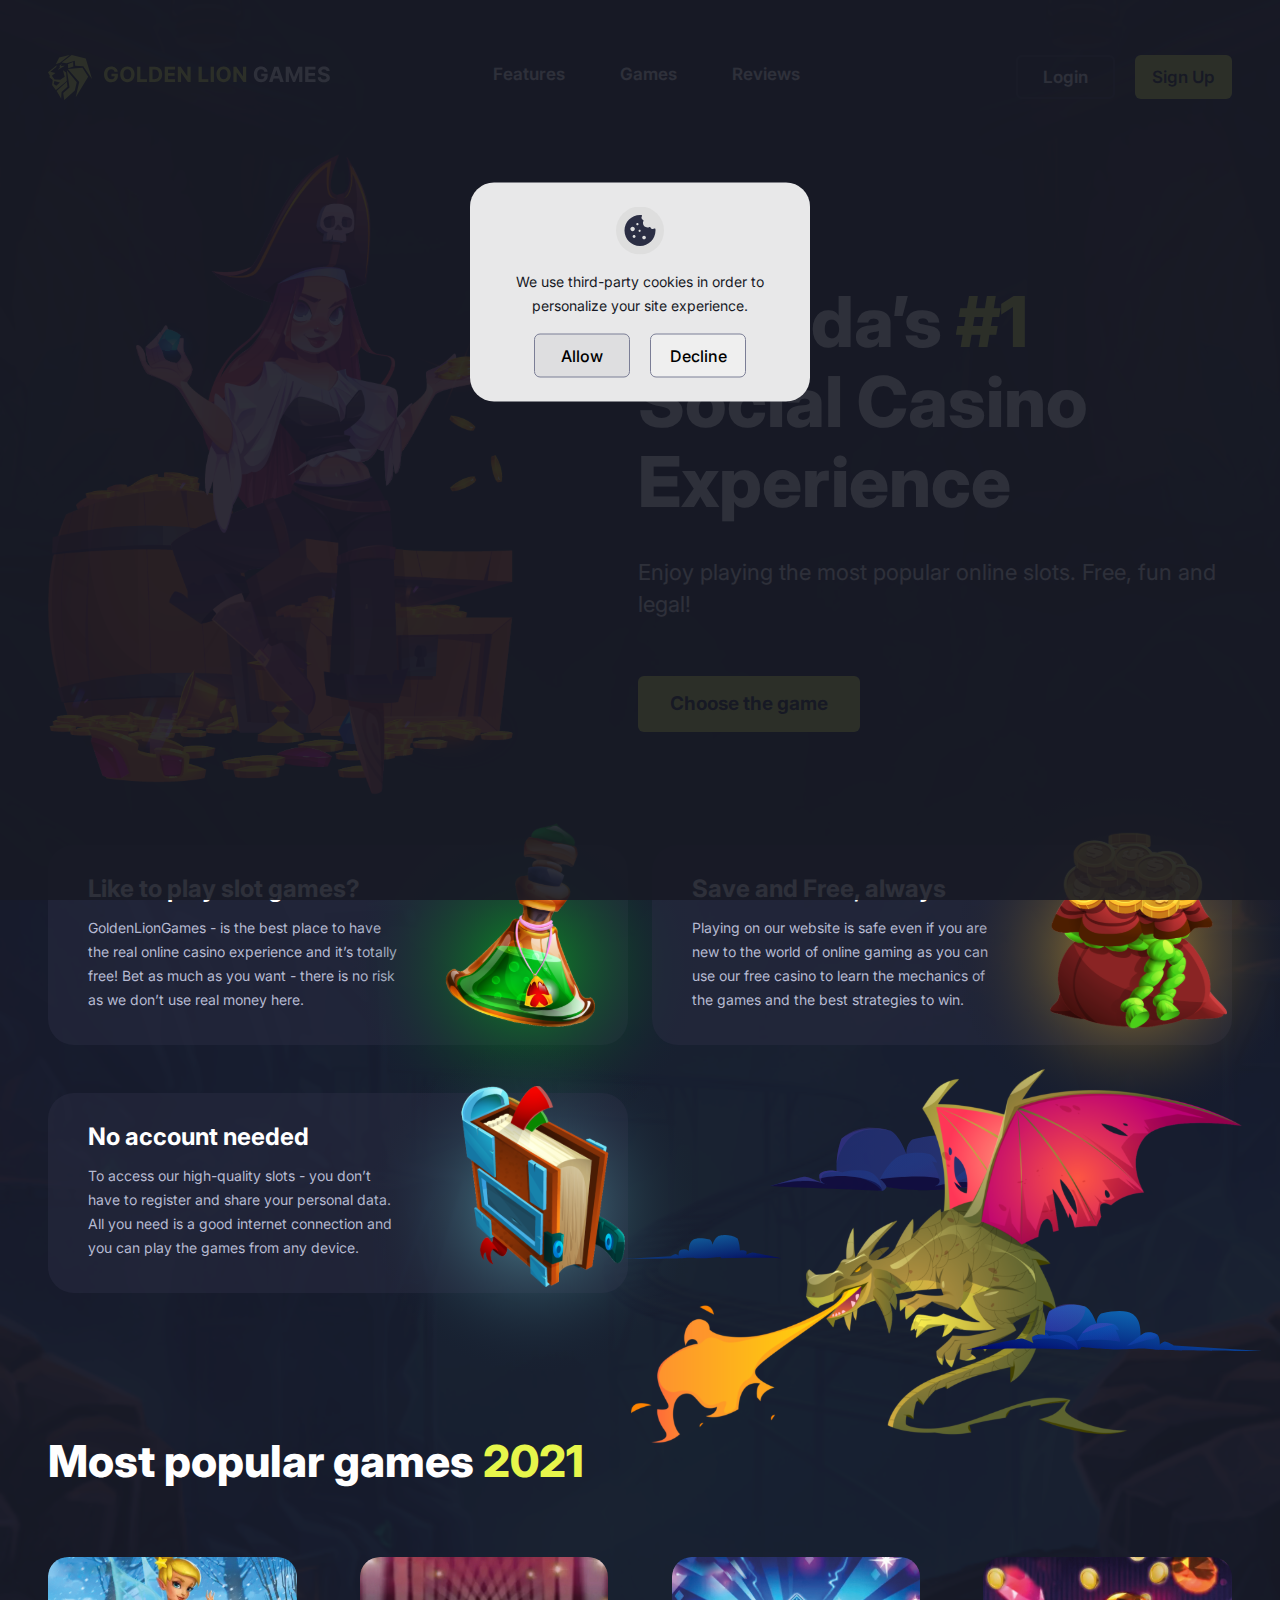
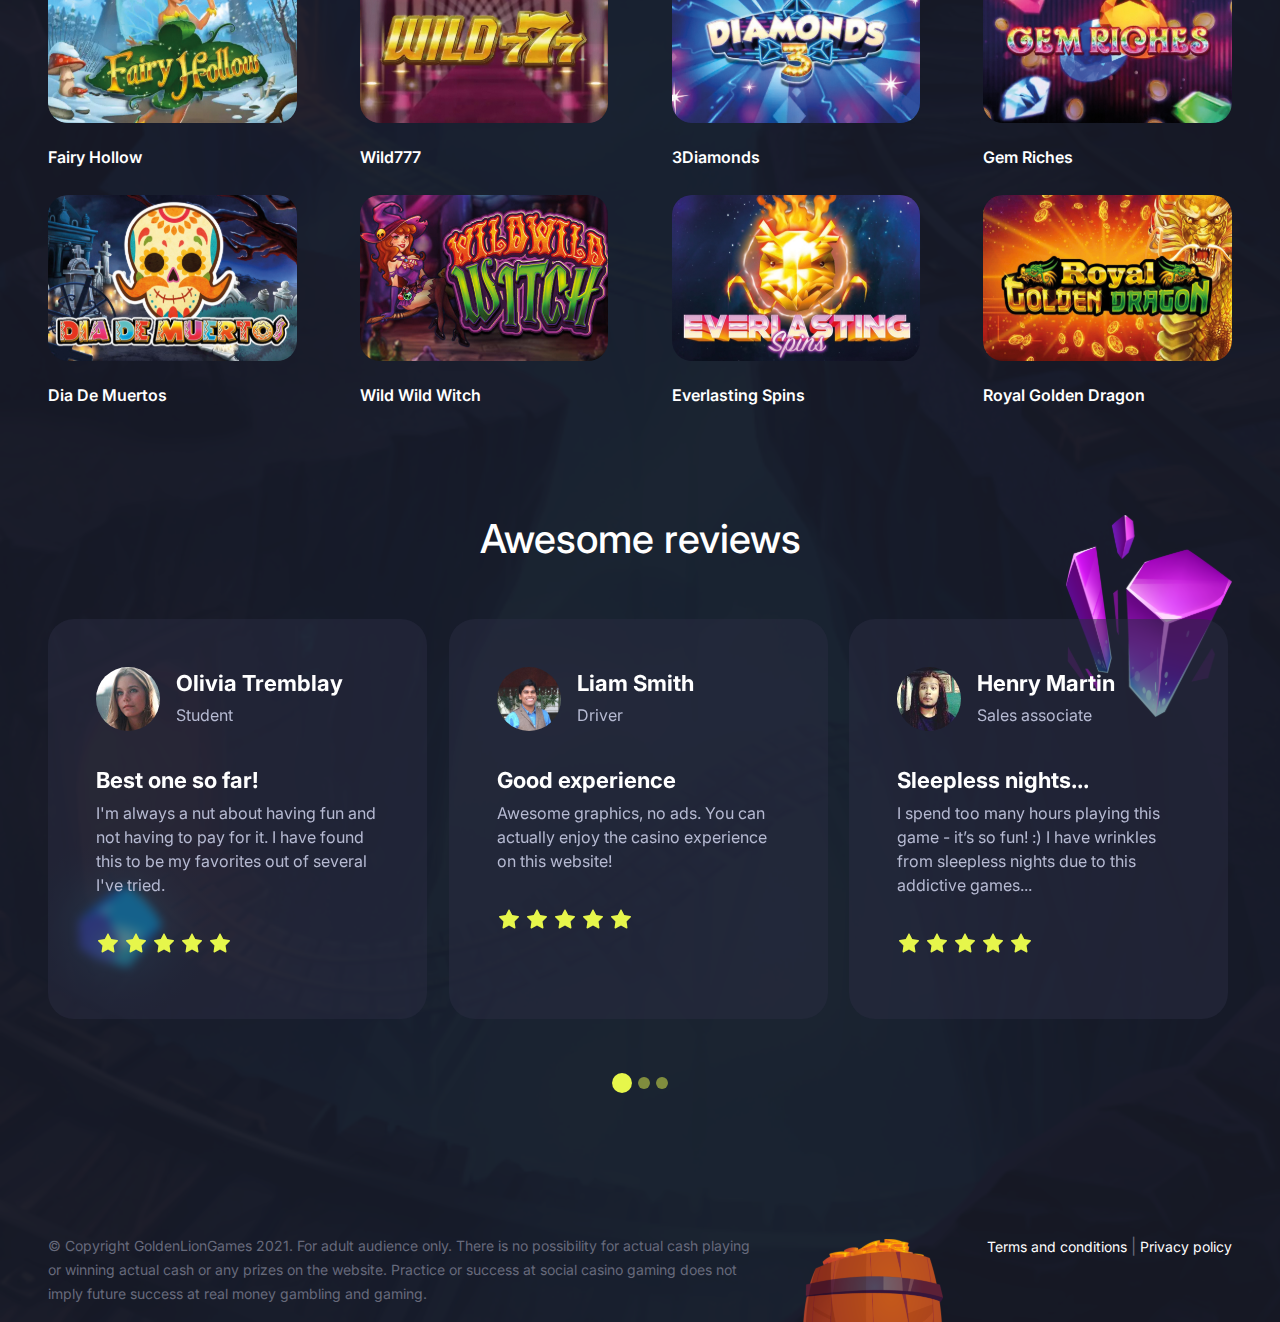
<file: index.html>
<!DOCTYPE html>
<html lang="en">
<head>
    <meta charset="UTF-8">
    <meta http-equiv="X-UA-Compatible" content="IE=edge">
    <meta name="viewport" content="width=device-width, initial-scale=1.0">
    <title>Golden Lion</title>
    <link rel="stylesheet" href="https://stackpath.bootstrapcdn.com/bootstrap/4.4.1/css/bootstrap.min.css" integrity="sha384-Vkoo8x4CGsO3+Hhxv8T/Q5PaXtkKtu6ug5TOeNV6gBiFeWPGFN9MuhOf23Q9Ifjh" crossorigin="anonymous">
    <link rel="stylesheet" href="./css/style.css">
    <!-- FONTS -->
    <link rel="preconnect" href="https://fonts.googleapis.com">
    <link rel="preconnect" href="https://fonts.gstatic.com" crossorigin>
    <link href="https://fonts.googleapis.com/css2?family=Inter:wght@300;400;500;600;700;800&display=swap" rel="stylesheet"> 
</head>
<body>
    <!-- COOKIES -->
    <div class="overlay"></div>
    <div class="cookies">
        <img src="./img/cookie.svg" alt="cookies">
        <p>We use third-party cookies in order to personalize your site experience.</p>
        <div class="buttons">
            <button class="allow">Allow</button>
            <button>Decline</button>
        </div>
    </div>
    <!-- POPUP  -->
    <div class="sign-popup">
        <img class="close-sign" src="./img/close.svg" alt="X">
        <h1>Sign Up</h1>
        <div class="inputs">
            <input type="text" placeholder="First name">
            <input type="text" placeholder="Last name">
            <div class="input-container">
                <embed src="./img/inputs/Email.svg" alt="@">
                <input type="text" placeholder="Email">
            </div>
            <div class="input-container">
                <embed src="./img/inputs/iPhone X.svg" alt="Phone">
                <input type="text" placeholder="Phone number">
            </div>
            <div class="input-container">
                <embed src="./img/inputs/Address.svg" alt="Address">
                <input type="text" placeholder="Address">
            </div>
            <div class="input-container">
                <embed src="./img/inputs/Calendar.svg" alt="Calendar">
                <input type="text" placeholder="Birthdate">
            </div>
            <div class="input-container">
                <embed src="./img/inputs/Password.svg" alt="Pass">
                <input type="password" placeholder="Password">
            </div>
            <div class="input-container">
                <embed src="./img/inputs/Password.svg" alt="Pass">
                <input type="password" placeholder="Confirm password">
            </div>
        </div>
        <button class="accent-btn">Sign Up</button>
        <p>Already have an account? <a href="#">Login</a></p>
    </div>
    <div class="login-popup">
        <img class="close-login" src="./img/close.svg" alt="X">
        <h1>Login</h1>
        <div class="login-inputs">
            <div class="input-container">
                <embed src="./img/inputs/Email.svg" alt="@">
                <embed class="red" src="./img/inputs/Email-red.svg" alt="@">
                <input id='email' type="text" placeholder="Email">
                <div class="err">Email address is invalid</div>
            </div>
            <div class="input-container">
                <embed src="./img/inputs/Password.svg" alt="Pass">
                <embed class="red" src="./img/inputs/Password-red.svg" alt="Pass">
                <input id='pass' type="password" placeholder="Password">
                <div class="err">Wrong password</div>
            </div>
        </div>
        <a href="#">Forgot your password?</a>
        <button id='login-btn' class="accent-btn">Login</button>
        <p>Don’t have an account yet? <a href="#">Sign up</a></p>
    </div>
    <div class="mask"></div>
    <!-- HERO + HEADER + BLOCKS-->
    <div class="container-fluid">
        <div class="row">
            <!-- HEADER -->
            <div class="col-md-12">
                <header>
                    <img src="./img/Menu.svg" alt="Menu" class="burger-menu">
                    <div class="burger-list">
                            <a href="#features">Features</a>
                            <a href="#popular">Games</a>
                            <a href="#reviews">Reviews</a>

                            <button class="login">Login</button>
                            <button class="sign-up accent-btn">Sign Up</button>
                    </div>
                    <a href="./index.html">
                        <img class="logo" src="./img/Logo.svg" type="logo">
                    </a>
                    <nav>
                        <div class="nav-container">
                            <a href="#features">Features</a>
                            <div class="dot"></div>
                        </div>
                        <div class="nav-container">
                            <a href="#popular">Games</a>
                            <div class="dot"></div>
                        </div>
                        <div class="nav-container">
                            <a href="#reviews">Reviews</a>
                            <div class="dot"></div>
                        </div>
                    </nav>
                    <div class="buttons">
                        <button class="login">Login</button>
                        <button class="sign-up accent-btn">Sign Up</button>
                    </div>
                </header>
            </div>
            <!-- HERO -->
            <div class="col-md-12">
                <div class="hero">
                    <embed src="./img/Pirate.svg" alt="pirate">
                    <div class="hero-descr">
                        <h1>Canada’s <span>#1</span> 
                            Social Casino 
                            Experience
                        </h1>
                        <p>Enjoy playing the most popular online slots. 
                        Free, fun and legal!</p>
                        <a href="#popular">
                            <button class="accent-btn">Choose the game</button>
                        </a>
                    </div>
                </div>
            </div>
            <!-- BLOCKS -->
            <div class="col-md-12">
                <div class="blocks" id="features">
                    <div class="block">
                        <div class="block-descr">
                            <h5>Like to play slot games? </h5>
                            <p>GoldenLionGames - is the best place to have the real online casino experience and it’s totally free! Bet as much as you want - there is no risk as we don’t use real money here.</p>
                        </div>
                        <embed src="./img/potion.svg" alt="potion">
                    </div>
                    <div class="block">
                        <div class="block-descr">
                            <h5>Save and Free, always</h5>
                            <p>Playing on our website is safe even if you are new to the world of online gaming as you can use our free casino to learn the mechanics of the games and the best strategies to win.</p>
                        </div>
                        <embed class="bag" src="./img/bag.svg" alt="bag">
                    </div>
                    <div class="block">
                        <div class="block-descr">
                            <h5>No account needed</h5>
                            <p>To access our high-quality slots - you don’t have to register and share your personal data. All you need is a good internet connection and you can play the games from any device.</p>
                        </div>
                        <embed src="./img/book.svg" alt="potion">
                    </div>
                    <embed class="dragon" src="./img/Dragon.svg" alt="dragon">
                </div>
            </div>
        </div>
    </div>
    <!-- MOST POPULAR GAMES -->
    <div class="container-fluid">
        <div class="row">
            <div class="col-md-12">
                <div class="popular" id="popular"> 
                    <h2>Most popular games <span>2021</span></h2>
                    <div class="popular-blocks">
                        <div class="popular-block">
                            <embed class="image" src="./img/popular/fairy.svg" alt="fairy">
                            <p>Fairy Hollow</p>
                            <embed class="play" src="./img/play button.svg" alt="play">
                        </div>
                        <div class="popular-block">
                            <embed class="image" src="./img/popular/wild.svg" alt="wild">
                            <p>Wild777</p>
                            <embed class="play" src="./img/play button.svg" alt="play">
                        </div>
                        <div class="popular-block">
                            <embed class="image" src="./img/popular/3diaomonds.svg" alt="diamonds">
                            <p>3Diamonds</p>
                            <embed class="play" src="./img/play button.svg" alt="play">
                        </div>
                        <div class="popular-block">
                            <embed class="image" src="./img/popular/gems.svg" alt="gem riches">
                            <p>Gem Riches</p>
                            <embed class="play" src="./img/play button.svg" alt="play">
                        </div>
                        <div class="popular-block">
                            <embed class="image" src="./img/popular/dia de.svg" alt="Dia De Muertos">
                            <p>Dia De Muertos</p>
                            <embed class="play" src="./img/play button.svg" alt="play">
                        </div>
                        <div class="popular-block">
                            <embed class="image" src="./img/popular/wild witch.svg" alt="wild wild witch">
                            <p>Wild Wild Witch</p>
                            <embed class="play" src="./img/play button.svg" alt="play">
                        </div>
                        <div class="popular-block">
                            <embed class="image" src="./img/popular/everlasting.svg" alt="Everlasting Spins">
                            <p>Everlasting Spins</p>
                            <embed class="play" src="./img/play button.svg" alt="play">
                        </div>
                        <div class="popular-block">
                            <embed class="image" src="./img/popular/royal.svg" alt="Royal Golden Dragon">
                            <p>Royal Golden Dragon</p>
                            <embed class="play" src="./img/play button.svg" alt="play">
                        </div>
                    </div>
                </div>
            </div>
        </div>
    </div>
    <!-- REVIEWS -->
    <div class="container-fluid">
        <div class="row">
            <div class="col-md-12">
                <div class="reviews" id="reviews">
                    <img class="gem" src="./img/Gem.svg" alt="gem">
                    <img class="un_gem" src="./img/unfoc_gem.svg" alt="un_gem">
                    <h1>Awesome <span>reviews</span></h1>
                    

                    <div id="carouselExampleIndicators" class="carousel slide" data-ride="carousel">
                        <ol class="carousel-indicators">
                          <li data-target="#carouselExampleIndicators" data-slide-to="0" class="active"></li>
                          <li data-target="#carouselExampleIndicators" data-slide-to="1"></li>
                          <li data-target="#carouselExampleIndicators" data-slide-to="2"></li>
                        </ol>
                        <div class="carousel-inner">
                          <div class="carousel-item active">
                            <div class="review-block d-block">
                                <div class="review-block_header">
                                    <img src="./img/reviews/olivia.svg" alt="avatar">
                                    <div class="info">
                                        <h4>Olivia Tremblay</h4>
                                        <p>Student</p>
                                    </div>
                                </div>
                                <div class="review-block_body">
                                    <h4>Best one so far!</h4>
                                    <p>I'm always a nut about having fun and not having to pay for it. I have found this to be my favorites out of several I've tried. </p>
                                </div>
                                <div class="rating">
                                    <embed src="./img/reviews/Star.svg" alt="star">
                                    <embed src="./img/reviews/Star.svg" alt="star">
                                    <embed src="./img/reviews/Star.svg" alt="star">
                                    <embed src="./img/reviews/Star.svg" alt="star">
                                    <embed src="./img/reviews/Star.svg" alt="star">
                                </div>
                            </div>
                            <div class="review-block d-block">
                                <div class="review-block_header">
                                    <img src="./img/reviews/liam.svg" alt="avatar">
                                    <div class="info">
                                        <h4>Liam Smith</h4>
                                        <p>Driver</p>
                                    </div>
                                </div>
                                <div class="review-block_body">
                                    <h4>Good experience</h4>
                                    <p>Awesome graphics, no ads. You can actually enjoy the casino experience on this website!</p>
                                </div>
                                <div class="rating">
                                    <embed src="./img/reviews/Star.svg" alt="star">
                                    <embed src="./img/reviews/Star.svg" alt="star">
                                    <embed src="./img/reviews/Star.svg" alt="star">
                                    <embed src="./img/reviews/Star.svg" alt="star">
                                    <embed src="./img/reviews/Star.svg" alt="star">
                                </div>
                            </div>
                            <div class="review-block d-block">
                                <div class="review-block_header">
                                    <img src="./img/reviews/henry.svg" alt="avatar">
                                    <div class="info">
                                        <h4>Henry Martin</h4>
                                        <p>Sales associate</p>
                                    </div>
                                </div>
                                <div class="review-block_body">
                                    <h4>Sleepless nights...</h4>
                                    <p>I spend too many hours playing this game - it’s so fun! :) I have wrinkles from sleepless nights due to this addictive games...</p>
                                </div>
                                <div class="rating">
                                    <embed src="./img/reviews/Star.svg" alt="star">
                                    <embed src="./img/reviews/Star.svg" alt="star">
                                    <embed src="./img/reviews/Star.svg" alt="star">
                                    <embed src="./img/reviews/Star.svg" alt="star">
                                    <embed src="./img/reviews/Star.svg" alt="star">
                                </div>
                            </div>
                          </div>

                          <div class="carousel-item">
                            <div class="review-block">
                                <div class="review-block_header">
                                    <img src="./img/reviews/olivia.svg" alt="avatar">
                                    <div class="info">
                                        <h4>Olivia Tremblay</h4>
                                        <p>Student</p>
                                    </div>
                                </div>
                                <div class="review-block_body">
                                    <h4>Best one so far!</h4>
                                    <p>I'm always a nut about having fun and not having to pay for it. I have found this to be my favorites out of several I've tried. </p>
                                </div>
                                <div class="rating">
                                    <embed src="./img/reviews/Star.svg" alt="star">
                                    <embed src="./img/reviews/Star.svg" alt="star">
                                    <embed src="./img/reviews/Star.svg" alt="star">
                                    <embed src="./img/reviews/Star.svg" alt="star">
                                    <embed src="./img/reviews/Star.svg" alt="star">
                                </div>
                            </div>
                            <div class="review-block">
                                <div class="review-block_header">
                                    <img src="./img/reviews/liam.svg" alt="avatar">
                                    <div class="info">
                                        <h4>Liam Smith</h4>
                                        <p>Driver</p>
                                    </div>
                                </div>
                                <div class="review-block_body">
                                    <h4>Good experience</h4>
                                    <p>Awesome graphics, no ads. You can actually enjoy the casino experience on this website!</p>
                                </div>
                                <div class="rating">
                                    <embed src="./img/reviews/Star.svg" alt="star">
                                    <embed src="./img/reviews/Star.svg" alt="star">
                                    <embed src="./img/reviews/Star.svg" alt="star">
                                    <embed src="./img/reviews/Star.svg" alt="star">
                                    <embed src="./img/reviews/Star.svg" alt="star">
                                </div>
                            </div>
                            <div class="review-block">
                                <div class="review-block_header">
                                    <img src="./img/reviews/henry.svg" alt="avatar">
                                    <div class="info">
                                        <h4>Henry Martin</h4>
                                        <p>Sales associate</p>
                                    </div>
                                </div>
                                <div class="review-block_body">
                                    <h4>Sleepless nights...</h4>
                                    <p>I spend too many hours playing this game - it’s so fun! :) I have wrinkles from sleepless nights due to this addictive games...</p>
                                </div>
                                <div class="rating">
                                    <embed src="./img/reviews/Star.svg" alt="star">
                                    <embed src="./img/reviews/Star.svg" alt="star">
                                    <embed src="./img/reviews/Star.svg" alt="star">
                                    <embed src="./img/reviews/Star.svg" alt="star">
                                    <embed src="./img/reviews/Star.svg" alt="star">
                                </div>
                            </div>
                          </div>

                          <div class="carousel-item">
                            <div class="review-block">
                                <div class="review-block_header">
                                    <img src="./img/reviews/olivia.svg" alt="avatar">
                                    <div class="info">
                                        <h4>Olivia Tremblay</h4>
                                        <p>Student</p>
                                    </div>
                                </div>
                                <div class="review-block_body">
                                    <h4>Best one so far!</h4>
                                    <p>I'm always a nut about having fun and not having to pay for it. I have found this to be my favorites out of several I've tried. </p>
                                </div>
                                <div class="rating">
                                    <embed src="./img/reviews/Star.svg" alt="star">
                                    <embed src="./img/reviews/Star.svg" alt="star">
                                    <embed src="./img/reviews/Star.svg" alt="star">
                                    <embed src="./img/reviews/Star.svg" alt="star">
                                    <embed src="./img/reviews/Star.svg" alt="star">
                                </div>
                            </div>
                            <div class="review-block">
                                <div class="review-block_header">
                                    <img src="./img/reviews/liam.svg" alt="avatar">
                                    <div class="info">
                                        <h4>Liam Smith</h4>
                                        <p>Driver</p>
                                    </div>
                                </div>
                                <div class="review-block_body">
                                    <h4>Good experience</h4>
                                    <p>Awesome graphics, no ads. You can actually enjoy the casino experience on this website!</p>
                                </div>
                                <div class="rating">
                                    <embed src="./img/reviews/Star.svg" alt="star">
                                    <embed src="./img/reviews/Star.svg" alt="star">
                                    <embed src="./img/reviews/Star.svg" alt="star">
                                    <embed src="./img/reviews/Star.svg" alt="star">
                                    <embed src="./img/reviews/Star.svg" alt="star">
                                </div>
                            </div>
                            <div class="review-block">
                                <div class="review-block_header">
                                    <img src="./img/reviews/henry.svg" alt="avatar">
                                    <div class="info">
                                        <h4>Henry Martin</h4>
                                        <p>Sales associate</p>
                                    </div>
                                </div>
                                <div class="review-block_body">
                                    <h4>Sleepless nights...</h4>
                                    <p>I spend too many hours playing this game - it’s so fun! :) I have wrinkles from sleepless nights due to this addictive games...</p>
                                </div>
                                <div class="rating">
                                    <embed src="./img/reviews/Star.svg" alt="star">
                                    <embed src="./img/reviews/Star.svg" alt="star">
                                    <embed src="./img/reviews/Star.svg" alt="star">
                                    <embed src="./img/reviews/Star.svg" alt="star">
                                    <embed src="./img/reviews/Star.svg" alt="star">
                                </div>
                            </div>
                          </div>
                        </div>
                        
                      </div>
                </div>
            </div>
        </div>
    </div>
    <!-- FOOTER -->
    <div class="container-fluid">
        <div class="row">
            <div class="col-md-12">
                <footer>
                    <div class="copyright">
                        <p>© Copyright GoldenLionGames 2021. For adult audience only. There is no possibility for actual cash playing or winning actual cash or any prizes on the website. Practice or success at social casino gaming does not imply future success at real money gambling and gaming. </p>
                    </div>
                    <embed src="./img/Barrel.svg" alt="barrel">
                    <div class="terms">
                        <a href="#">Terms and conditions</a> <span>|</span> <a href="./privacy.html">Privacy policy</a>
                    </div>
                </footer>
            </div>
        </div>
    </div>



    <script src="https://code.jquery.com/jquery-3.4.1.slim.min.js" integrity="sha384-J6qa4849blE2+poT4WnyKhv5vZF5SrPo0iEjwBvKU7imGFAV0wwj1yYfoRSJoZ+n" crossorigin="anonymous"></script>
    <script src="https://cdn.jsdelivr.net/npm/popper.js@1.16.0/dist/umd/popper.min.js" integrity="sha384-Q6E9RHvbIyZFJoft+2mJbHaEWldlvI9IOYy5n3zV9zzTtmI3UksdQRVvoxMfooAo" crossorigin="anonymous"></script>
    <script src="https://stackpath.bootstrapcdn.com/bootstrap/4.4.1/js/bootstrap.min.js" integrity="sha384-wfSDF2E50Y2D1uUdj0O3uMBJnjuUD4Ih7YwaYd1iqfktj0Uod8GCExl3Og8ifwB6" crossorigin="anonymous"></script>
    <script src='./js/script.js'></script>
</body>
</html>
</file>
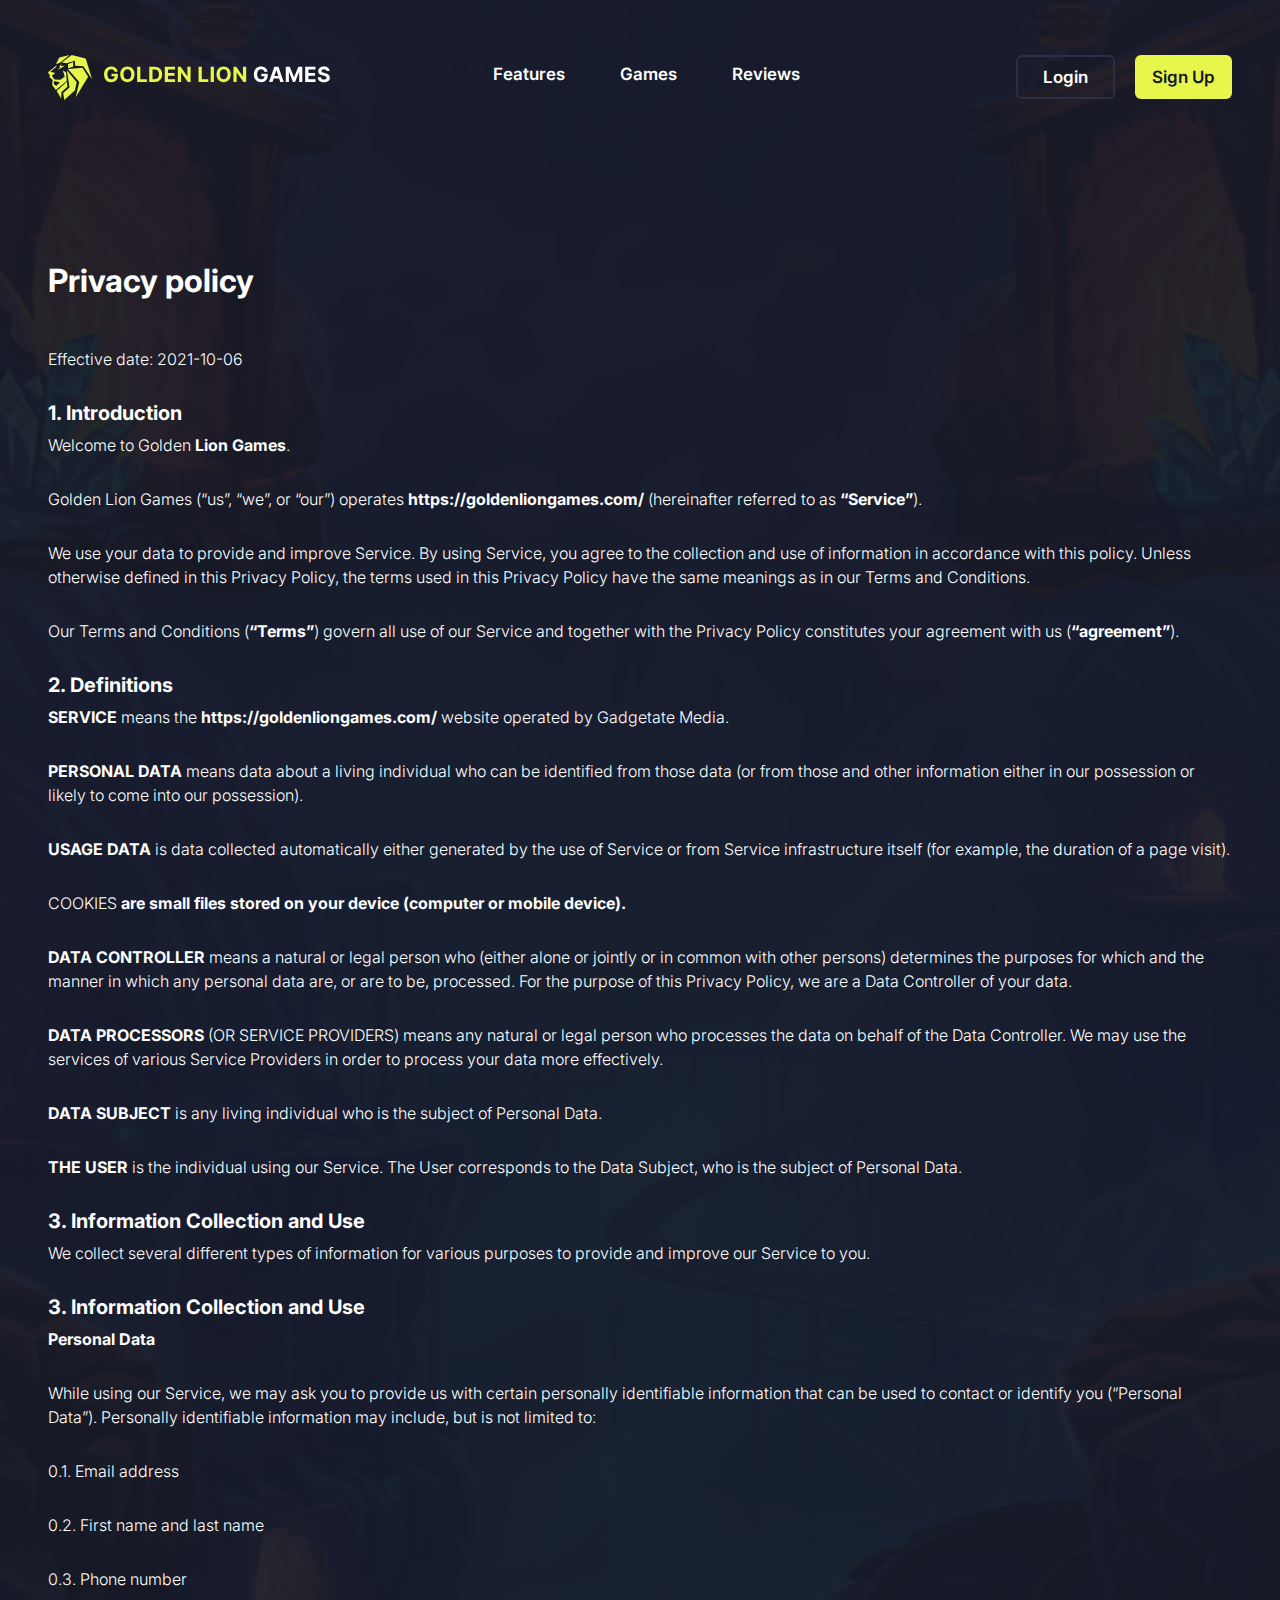
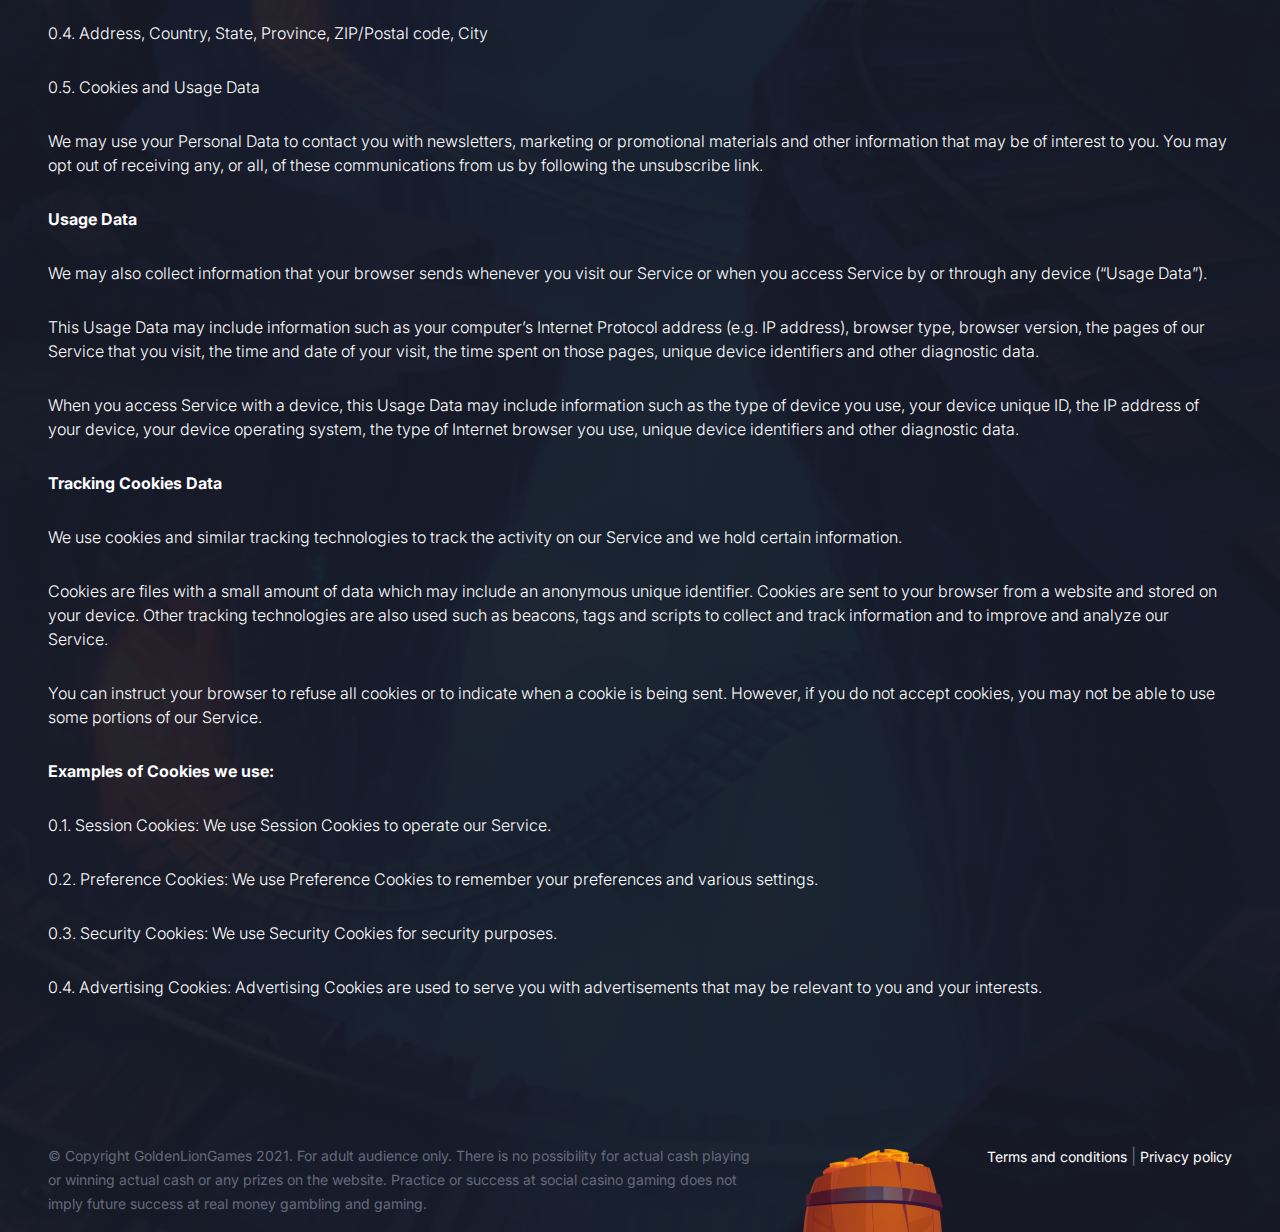
<file: privacy.html>
<!DOCTYPE html>
<html lang="en">
<head>
    <meta charset="UTF-8">
    <meta http-equiv="X-UA-Compatible" content="IE=edge">
    <meta name="viewport" content="width=device-width, initial-scale=1.0">
    <title>Golden Lion</title>
    <link rel="stylesheet" href="https://stackpath.bootstrapcdn.com/bootstrap/4.4.1/css/bootstrap.min.css" integrity="sha384-Vkoo8x4CGsO3+Hhxv8T/Q5PaXtkKtu6ug5TOeNV6gBiFeWPGFN9MuhOf23Q9Ifjh" crossorigin="anonymous">
    <link rel="stylesheet" href="./css/style.css">
    <!-- FONTS -->
    <link rel="preconnect" href="https://fonts.googleapis.com">
    <link rel="preconnect" href="https://fonts.gstatic.com" crossorigin>
    <link href="https://fonts.googleapis.com/css2?family=Inter:wght@300;400;500;600;700;800&display=swap" rel="stylesheet"> 
</head>
<body>
<div class="mask"></div>
 <!-- POPUP  -->
    <div class="sign-popup">
    <img class="close-sign" src="./img/close.svg" alt="X">
    <h1>Sign In</h1>
    <div class="inputs">
        <input type="text" placeholder="First name">
        <input type="text" placeholder="Last name">
        <div class="input-container">
            <embed src="./img/inputs/Email.svg" alt="@">
            <input type="text" placeholder="Email">
        </div>
        <div class="input-container">
            <embed src="./img/inputs/iPhone X.svg" alt="Phone">
            <input type="text" placeholder="Phone number">
        </div>
        <div class="input-container">
            <embed src="./img/inputs/Address.svg" alt="Address">
            <input type="text" placeholder="Address">
        </div>
        <div class="input-container">
            <embed src="./img/inputs/Calendar.svg" alt="Calendar">
            <input type="text" placeholder="Birthdate">
        </div>
        <div class="input-container">
            <embed src="./img/inputs/Password.svg" alt="Pass">
            <input type="password" placeholder="Password">
        </div>
        <div class="input-container">
            <embed src="./img/inputs/Password.svg" alt="Pass">
            <input type="password" placeholder="Confirm password">
        </div>
    </div>
    <button class="accent-btn">Sign Up</button>
    <p>Already have an account? <a href="#">Login</a></p>
    </div>
    <div class="login-popup">
        <img class="close-login" src="./img/close.svg" alt="X">
        <h1>Login</h1>
        <div class="login-inputs">
            <div class="input-container">
                <embed src="./img/inputs/Email.svg" alt="@">
                <embed class="red" src="./img/inputs/Email-red.svg" alt="@">
                <input id='email' type="text" placeholder="Email">
                <div class="err">Email address is invalid</div>
            </div>
            <div class="input-container">
                <embed src="./img/inputs/Password.svg" alt="Pass">
                <embed class="red" src="./img/inputs/Password-red.svg" alt="Pass">
                <input id='pass' type="password" placeholder="Password">
                <div class="err">Wrong password</div>
            </div>
        </div>
        <a href="#">Forgot your password?</a>
        <button id='login-btn' class="accent-btn">Login</button>
        <p>Don’t have an account yet? <a href="#">Sign up</a></p>
    </div>
    <!-- HEADER -->
    <div class="container-fluid">
        <div class="row">
            <!-- HEADER -->
            <div class="col-md-12">
                <header>
                    <img src="./img/Menu.svg" alt="Menu" class="burger-menu">
                    <div class="burger-list">
                            <a href="#features">Features</a>
                            <a href="#popular">Games</a>
                            <a href="#reviews">Reviews</a>

                            <button class="login">Login</button>
                            <button class="sign-up accent-btn">Sign Up</button>
                    </div>
                    <a href="./index.html">
                        <img class="logo" src="./img/Logo.svg" type="logo">
                    </a>
                    <nav>
                        <div class="nav-container">
                            <a href="#features">Features</a>
                            <div class="dot"></div>
                        </div>
                        <div class="nav-container">
                            <a href="#popular">Games</a>
                            <div class="dot"></div>
                        </div>
                        <div class="nav-container">
                            <a href="#reviews">Reviews</a>
                            <div class="dot"></div>
                        </div>
                    </nav>
                    <div class="buttons">
                        <button class="login">Login</button>
                        <button class="sign-up accent-btn">Sign Up</button>
                    </div>
                </header>
            </div>
        </div>
    </div>
    <!-- PRIVACY BODY -->
    <div class="container-fluid">
        <div class="row">
            <div class="col-md-12">
                <div class="privacy">
                    <h2>Privacy policy</h2>
                    <p class="date">Effective date: 2021-10-06</p>
                    <h4 class="step">1. Introduction</h4>
                    <p>Welcome to Golden <span>Lion Games</span>.</p>
                    <p>Golden Lion Games (“us”, “we”, or “our”) operates <a href="#">https://goldenliongames.com/</a> (hereinafter referred to as <span>“Service”</span>).</p>
                    <p>We use your data to provide and improve Service. By using Service, you agree to the collection and use of information in accordance with this policy. Unless otherwise defined in this Privacy Policy, the terms used in this Privacy Policy have the same meanings as in our Terms and Conditions.</p>
                    <p>Our Terms and Conditions (<span>“Terms”</span>) govern all use of our Service and together with the Privacy Policy constitutes your agreement with us (<span>“agreement”</span>).
                    </p>

                    <h4 class="step">2. Definitions</h4>
                    <p><span>SERVICE</span> means the <a href="#">https://goldenliongames.com/</a> website operated by Gadgetate Media.</p>
                    <p><span>PERSONAL DATA</span> means data about a living individual who can be identified from those data (or from those and other information either in our possession or likely to come into our possession). </p>
                    <p><span>USAGE DATA</span> is data collected automatically either generated by the use of Service or from Service infrastructure itself (for example, the duration of a page visit).
                    </p>
                    <p>COOKIES <span>are small files stored on your device (computer or mobile device).</span></p>
                    <p><span>DATA CONTROLLER</span> means a natural or legal person who (either alone or jointly or in common with other persons) determines the purposes for which and the manner in which any personal data are, or are to be, processed. For the purpose of this Privacy Policy, we are a Data Controller of your data.</p>
                    <p><span>DATA PROCESSORS</span> (OR SERVICE PROVIDERS) means any natural or legal person who processes the data on behalf of the Data Controller. We may use the services of various Service Providers in order to process your data more effectively.</p>
                    <p><span>DATA SUBJECT</span> is any living individual who is the subject of Personal Data.</p>
                    <p><span>THE USER</span> is the individual using our Service. The User corresponds to the Data Subject, who is the subject of Personal Data.</p>

                    <h4 class="step">3. Information Collection and Use</h4>
                    <p>We collect several different types of information for various purposes to provide and improve our Service to you.</p>

                    <h4 class="step">3. Information Collection and Use</h4>
                    <p><span>Personal Data</span></p>
                    <p>While using our Service, we may ask you to provide us with certain personally identifiable information that can be used to contact or identify you (“Personal Data”). Personally identifiable information may include, but is not limited to:</p>
                    <p>0.1. Email address</p>
                    <p>0.2. First name and last name</p>
                    <p>0.3. Phone number</p>
                    <p>0.4. Address, Country, State, Province, ZIP/Postal code, City</p>
                    <p>0.5. Cookies and Usage Data</p>
                    <p>We may use your Personal Data to contact you with newsletters, marketing or promotional materials and other information that may be of interest to you. You may opt out of receiving any, or all, of these communications from us by following the unsubscribe link.</p>

                    <p><span>Usage Data</span></p>
                    <p>We may also collect information that your browser sends whenever you visit our Service or when you access Service by or through any device (“Usage Data”).</p>
                    <p>This Usage Data may include information such as your computer’s Internet Protocol address (e.g. IP address), browser type, browser version, the pages of our Service that you visit, the time and date of your visit, the time spent on those pages, unique device identifiers and other diagnostic data.</p>
                    <p>When you access Service with a device, this Usage Data may include information such as the type of device you use, your device unique ID, the IP address of your device, your device operating system, the type of Internet browser you use, unique device identifiers and other diagnostic data.</p>

                    <p><span>Tracking Cookies Data</span></p>
                    <p>We use cookies and similar tracking technologies to track the activity on our Service and we hold certain information.</p>
                    <p>Cookies are files with a small amount of data which may include an anonymous unique identifier. Cookies are sent to your browser from a website and stored on your device. Other tracking technologies are also used such as beacons, tags and scripts to collect and track information and to improve and analyze our Service.</p>
                    <p>You can instruct your browser to refuse all cookies or to indicate when a cookie is being sent. However, if you do not accept cookies, you may not be able to use some portions of our Service.</p>

                    <p><span>Examples of Cookies we use:</span></p>
                    <p>0.1. Session Cookies: We use Session Cookies to operate our Service.</p>
                    <p>0.2. Preference Cookies: We use Preference Cookies to remember your preferences and various settings.</p>
                    <p>0.3. Security Cookies: We use Security Cookies for security purposes.</p>
                    <p>0.4. Advertising Cookies: Advertising Cookies are used to serve you with advertisements that may be relevant to you and your interests.</p>
                </div>
            </div>
        </div>
    </div>
    <!-- FOOTER -->
    <div class="container-fluid">
        <div class="row">
            <div class="col-md-12">
                <footer>
                    <div class="copyright">
                        <p>© Copyright GoldenLionGames 2021. For adult audience only. There is no possibility for actual cash playing or winning actual cash or any prizes on the website. Practice or success at social casino gaming does not imply future success at real money gambling and gaming. </p>
                    </div>
                    <embed src="./img/Barrel.svg" alt="barrel">
                    <div class="terms">
                        <a href="#">Terms and conditions</a> | <a href="#">Privacy policy</a>
                    </div>
                </footer>
            </div>
        </div>
    </div>



    <script src="https://code.jquery.com/jquery-3.4.1.slim.min.js" integrity="sha384-J6qa4849blE2+poT4WnyKhv5vZF5SrPo0iEjwBvKU7imGFAV0wwj1yYfoRSJoZ+n" crossorigin="anonymous"></script>
    <script src="https://cdn.jsdelivr.net/npm/popper.js@1.16.0/dist/umd/popper.min.js" integrity="sha384-Q6E9RHvbIyZFJoft+2mJbHaEWldlvI9IOYy5n3zV9zzTtmI3UksdQRVvoxMfooAo" crossorigin="anonymous"></script>
    <script src="https://stackpath.bootstrapcdn.com/bootstrap/4.4.1/js/bootstrap.min.js" integrity="sha384-wfSDF2E50Y2D1uUdj0O3uMBJnjuUD4Ih7YwaYd1iqfktj0Uod8GCExl3Og8ifwB6" crossorigin="anonymous"></script>
    <script src='./js/script.js'></script>
</body>
</html>
</file>
<file: css/style.css>
html {
  scroll-behavior: smooth;
}

body {
  background: url(../img/hero-bg.png) center no-repeat;
  position: relative;
  background-size: cover;
  color: #171925;
  display: -webkit-box;
  display: -ms-flexbox;
  display: flex;
  -webkit-box-orient: vertical;
  -webkit-box-direction: normal;
      -ms-flex-direction: column;
          flex-direction: column;
  -webkit-box-align: center;
      -ms-flex-align: center;
          align-items: center;
  position: relative;
  font-family: 'Inter', sans-serif;
}

.container-fluid {
  padding: 0 96px;
}

.mask {
  background: #171925;
  position: absolute;
  width: 100%;
  height: 100%;
  opacity: 0.94;
}

.block-mask {
  background: #171925;
  position: absolute;
  width: 100%;
  height: 100%;
  opacity: 0.94;
}

.accent-btn {
  border-radius: 6px;
  border: none;
  background-color: #E6F64B;
  color: #171925;
}

.accent-btn:hover {
  background-color: #E9F75E;
}

.active-block {
  display: block !important;
}

.active-flex {
  display: -webkit-box !important;
  display: -ms-flexbox !important;
  display: flex !important;
}

.overlay {
  position: fixed;
  width: 100%;
  height: 100vh;
  z-index: 50;
  background-color: #171925;
  opacity: 0.9;
}

.cookies {
  position: absolute;
  top: 10%;
  left: 50%;
  -webkit-transform: translate(-50%, -50%);
          transform: translate(-50%, -50%);
  z-index: 51;
  width: 340px;
  height: auto;
  border-radius: 24px;
  background-color: #e8e8e9;
  padding: 24px 44px;
  text-align: center;
}

.cookies p {
  margin-top: 15px;
  font-size: 14px;
  font-weight: 400;
  line-height: 24px;
}

.cookies .buttons button {
  width: 96px;
  height: 44px;
  border: 1px solid #7B7E96;
  border-radius: 6px;
  font-size: 16px;
  line-height: 24px;
  font-weight: 500;
}

.cookies .buttons button:hover {
  background-color: #D1D1D4;
}

.cookies .buttons .allow {
  margin-right: 16px;
  background-color: #DEDEE0;
}

.input-container {
  position: relative;
  width: auto;
}

.input-container embed {
  position: absolute;
  right: 13px;
  top: 13px;
}

input {
  width: 244px;
  height: 44px;
  margin-bottom: 24px;
  border-radius: 6px;
  border: none;
  padding-left: 12px;
  font-size: 16px;
  line-height: 24px;
  font-weight: 500;
}

input::-webkit-input-placeholder {
  font-size: 16px;
  line-height: 24px;
  font-weight: 500;
  color: #969CBF;
}

input:-ms-input-placeholder {
  font-size: 16px;
  line-height: 24px;
  font-weight: 500;
  color: #969CBF;
}

input::-ms-input-placeholder {
  font-size: 16px;
  line-height: 24px;
  font-weight: 500;
  color: #969CBF;
}

input::placeholder {
  font-size: 16px;
  line-height: 24px;
  font-weight: 500;
  color: #969CBF;
}

input:focus {
  outline: none;
}

.sign-popup {
  display: none;
  position: relative;
  width: 608px;
  height: 532px;
  position: absolute;
  background-color: rgba(43, 46, 68, 0.9);
  z-index: 20;
  border-radius: 24px;
  top: 49px;
  padding: 44px 48px;
  color: #fff;
  text-align: center;
}

.sign-popup .close-sign {
  position: absolute;
  right: 24px;
  top: 24px;
  cursor: pointer;
}

.sign-popup .inputs {
  margin-top: 44px;
  width: 100%;
  display: -webkit-box;
  display: -ms-flexbox;
  display: flex;
  -ms-flex-wrap: wrap;
      flex-wrap: wrap;
  -webkit-box-pack: justify;
      -ms-flex-pack: justify;
          justify-content: space-between;
}

.sign-popup button {
  width: 244px;
  height: 44px;
  font-weight: 700;
  font-size: 16px;
  line-height: 24px;
}

.sign-popup p {
  margin-top: 23px;
  font-weight: 600;
  font-size: 14px;
  line-height: 24px;
}

.sign-popup p a {
  color: #E6F64B;
}

.sign-popup p a:hover {
  color: #E9F75E;
  text-decoration: none;
}

.login-popup {
  position: absolute;
  width: 332px;
  height: 430px;
  padding: 44px;
  background-color: rgba(43, 46, 68, 0.9);
  z-index: 20;
  border-radius: 24px;
  top: 49px;
  text-align: center;
  display: none;
  -webkit-box-orient: vertical;
  -webkit-box-direction: normal;
      -ms-flex-direction: column;
          flex-direction: column;
  color: #fff;
}

.login-popup .close-login {
  position: absolute;
  right: 26px;
  top: 26px;
  cursor: pointer;
}

.login-popup h1 {
  font-weight: 700;
  font-size: 32px;
  line-height: 24px;
  color: #fff;
  margin-bottom: 44px;
}

.login-popup a {
  color: #fff;
  font-size: 14px;
  line-height: 24px;
  font-weight: 400;
  margin-bottom: 36px;
  -ms-flex-item-align: start;
      align-self: flex-start;
}

.login-popup a:hover {
  text-decoration: none;
  color: #E9F75E;
}

.login-popup button {
  padding: 10px 0px;
  font-size: 16px;
  line-height: 24px;
  font-weight: 700;
}

.login-popup p {
  margin-top: 23px;
  font-size: 14px;
  line-height: 24px;
  font-weight: 700;
}

.login-popup p a {
  color: #E6F64B;
}

.login-popup p a:hover {
  color: #E9F75E;
  text-decoration: none;
}

.login-popup .red {
  display: none;
}

.login-popup .err {
  display: none;
}

.red-alert input {
  border: 2px solid #F64B4B;
}

.red-alert img {
  fill: red;
  display: none;
}

.red-alert .err {
  text-align: left;
  font-size: 12px;
  line-height: 15px;
  font-weight: 500;
  color: #F64B4B;
  margin-top: -22px;
  margin-bottom: 4px;
}

.red-alert .red {
  display: block;
}

.red-alert .err {
  display: block;
}

header {
  padding: 48px 0px;
  display: -webkit-box;
  display: -ms-flexbox;
  display: flex;
  -webkit-box-pack: justify;
      -ms-flex-pack: justify;
          justify-content: space-between;
  -webkit-box-align: center;
      -ms-flex-align: center;
          align-items: center;
}

header .burger-menu {
  display: none;
}

header .burger-list {
  display: none;
}

header nav {
  display: -webkit-box;
  display: -ms-flexbox;
  display: flex;
}

header nav .nav-container {
  display: -webkit-box;
  display: -ms-flexbox;
  display: flex;
  -webkit-box-orient: vertical;
  -webkit-box-direction: normal;
      -ms-flex-direction: column;
          flex-direction: column;
  -webkit-box-align: center;
      -ms-flex-align: center;
          align-items: center;
  margin-right: 55px;
  position: relative;
  height: 44px;
}

header nav .nav-container a {
  color: #fff;
  font-size: 17px;
  line-height: 24px;
  font-weight: 600;
  padding-bottom: 8px;
}

header nav .nav-container a:hover {
  color: #fff;
  text-decoration: none;
}

header nav .nav-container .dot {
  display: none;
  position: absolute;
  width: 8px;
  height: 8px;
  border-radius: 100%;
  background-color: #E6F64B;
  bottom: 0;
}

header nav .nav-container:hover .dot {
  display: block;
}

header .buttons button {
  height: 44px;
  border-radius: 6px;
  font-size: 17px;
  line-height: 24px;
  font-weight: 600;
}

header .buttons .login {
  background-color: transparent;
  color: #fff;
  border: 2px solid #2B2E44;
  padding: 0px 25px;
}

header .buttons .sign-up {
  border: none;
  background-color: #E6F64B;
  padding: 0px 17px;
  margin-left: 16px;
}

.hero {
  display: -webkit-box;
  display: -ms-flexbox;
  display: flex;
}

.hero-descr {
  margin-top: 128px;
  margin-left: 110px;
  color: #fff;
  width: 55%;
}

.hero-descr h1 {
  font-size: 70px;
  line-height: 80px;
  font-weight: 800;
  margin-bottom: 34px;
}

.hero-descr h1 span {
  color: #E6F64B;
}

.hero-descr p {
  font-size: 22px;
  line-height: 32px;
  margin-bottom: 56px;
}

.hero-descr button {
  padding: 16px 32px;
  font-size: 19px;
  line-height: 24px;
  font-weight: 700;
}

.blocks {
  position: relative;
  margin-top: 50px;
  display: -webkit-box;
  display: -ms-flexbox;
  display: flex;
  -ms-flex-wrap: wrap;
      flex-wrap: wrap;
  -webkit-box-pack: justify;
      -ms-flex-pack: justify;
          justify-content: space-between;
}

.blocks .block {
  display: -webkit-box;
  display: -ms-flexbox;
  display: flex;
  position: relative;
  padding: 32px 0px 32px 40px;
  width: 49%;
  height: 200px;
  background-color: rgba(41, 44, 65, 0.5);
  border-radius: 26px;
  margin-bottom: 48px;
}

.blocks .block-descr {
  color: #fff;
  width: 310px;
}

.blocks .block-descr h5 {
  font-size: 24px;
  line-height: 24px;
  font-weight: 700;
  margin-bottom: 15px;
}

.blocks .block-descr p {
  color: #B6BAD2;
  font-size: 14px;
  line-height: 24px;
  font-weight: 400;
  margin: 0;
}

.blocks .block embed {
  position: absolute;
  top: -55px;
  right: -75px;
}

.blocks .block embed svg {
  width: 156px;
  height: 204px;
}

.blocks .block .bag {
  top: -70px;
}

.blocks .dragon {
  position: absolute;
  right: -30px;
  bottom: -110px;
}

.popular {
  margin-top: 80px;
}

.popular h2 {
  font-size: 44px;
  font-weight: 800;
  line-height: 80px;
  color: #FFF;
  margin-bottom: 56px;
}

.popular h2 span {
  color: #E6F64B;
}

.popular-blocks {
  display: -webkit-box;
  display: -ms-flexbox;
  display: flex;
  -ms-flex-wrap: wrap;
      flex-wrap: wrap;
  -webkit-box-pack: justify;
      -ms-flex-pack: justify;
          justify-content: space-between;
}

.popular-blocks .popular-block {
  cursor: pointer;
  position: relative;
  width: 21%;
}

.popular-blocks .popular-block .image {
  opacity: 1;
  display: block;
  height: auto;
  -webkit-transition: .5s ease;
  transition: .5s ease;
  -webkit-backface-visibility: hidden;
          backface-visibility: hidden;
  width: 100%;
}

.popular-blocks .popular-block .play {
  -webkit-transition: .5s ease;
  transition: .5s ease;
  opacity: 0;
  position: absolute;
  top: 35%;
  left: 50%;
  -webkit-transform: translate(-50%, -50%);
          transform: translate(-50%, -50%);
  text-align: center;
}

.popular-blocks .popular-block embed {
  border-radius: 20px;
  margin-bottom: 22px;
}

.popular-blocks .popular-block p {
  color: #fff;
  font-size: 16px;
  line-height: 24px;
  font-weight: 600;
  margin: 0;
  margin-bottom: 26px;
}

.popular-blocks .popular-block:hover .image {
  opacity: 0.5;
}

.popular-blocks .popular-block:hover .play {
  opacity: 1;
}

.reviews {
  margin-top: 82px;
  color: #fff;
  position: relative;
}

.reviews .gem {
  position: absolute;
  right: 0;
}

.reviews .un_gem {
  position: absolute;
  bottom: 100px;
  left: 0;
}

.reviews h1 {
  margin-bottom: 56px;
  text-align: center;
}

.reviews .carousel {
  height: 500px;
}

.reviews .review-block {
  display: -webkit-inline-box !important;
  display: -ms-inline-flexbox !important;
  display: inline-flex !important;
  -webkit-box-orient: vertical;
  -webkit-box-direction: normal;
      -ms-flex-direction: column;
          flex-direction: column;
  width: 32%;
  height: 400px;
  padding: 48px;
  background-color: #292C4180;
  border-radius: 26px;
}

.reviews .review-block h4 {
  font-size: 22px;
  line-height: 24px;
  font-weight: 700;
}

.reviews .review-block p {
  font-size: 16px;
  line-height: 24px;
  font-weight: 400;
  color: #B6BAD2;
  margin: 0;
}

.reviews .review-block_header {
  display: -webkit-box;
  display: -ms-flexbox;
  display: flex;
  -webkit-box-align: center;
      -ms-flex-align: center;
          align-items: center;
}

.reviews .review-block_header .info {
  margin-left: 16px;
}

.reviews .review-block_body {
  margin-top: 37px;
}

.reviews .review-block_body h4 {
  margin-bottom: 9px;
}

.reviews .review-block .rating {
  margin-top: 34px;
}

.reviews .review-block:nth-child(1) {
  margin-right: 1.5%;
}

.reviews .review-block:nth-child(3) {
  margin-left: 1.5%;
}

.reviews .carousel-indicators {
  -webkit-box-align: center;
      -ms-flex-align: center;
          align-items: center;
}

.reviews .carousel-indicators li {
  background-color: #E6F64B;
  border-radius: 100%;
  width: 12px;
  height: 12px;
}

.reviews .carousel-indicators .active {
  width: 20px;
  height: 20px;
}

footer {
  margin-top: 115px;
  display: -webkit-box;
  display: -ms-flexbox;
  display: flex;
  -webkit-box-pack: justify;
      -ms-flex-pack: justify;
          justify-content: space-between;
}

footer .copyright {
  width: 60%;
  color: #676A7C;
  font-size: 14px;
  line-height: 24px;
}

footer .terms {
  color: #676A7C;
}

footer .terms a {
  color: #fff;
  font-size: 14px;
  line-height: 24px;
  font-weight: 400;
}

footer .terms a:hover {
  text-decoration: none;
  color: #E9F75E;
}

.privacy {
  color: #FFF;
}

.privacy p {
  font-size: 16px;
  line-height: 24px;
  font-weight: 300;
  margin-bottom: 30px;
}

.privacy p span {
  font-weight: 700;
}

.privacy a {
  color: #fff;
  font-weight: 700;
}

.privacy a:hover {
  color: #E9F75E;
  text-decoration: none;
}

.privacy h2 {
  font-weight: 700;
  font-size: 32px;
  line-height: 24px;
  margin-top: 115px;
  margin-bottom: 54px;
}

.privacy h4 {
  font-weight: 700;
  font-size: 20px;
}

@media screen and (max-width: 1280px) {
  .container-fluid {
    padding: 0 48px;
  }
  header nav {
    margin-top: 14px;
  }
}

@media screen and (max-width: 1000px) {
  .container-fluid {
    padding: 0 48px;
  }
  header {
    -webkit-box-orient: vertical;
    -webkit-box-direction: normal;
        -ms-flex-direction: column;
            flex-direction: column;
  }
  header a {
    width: 80%;
  }
  header a img {
    width: 100%;
    -webkit-box-ordinal-group: 2;
        -ms-flex-order: 1;
            order: 1;
  }
  header .buttons {
    margin: 24px 0px;
  }
  header nav {
    -webkit-box-ordinal-group: 4;
        -ms-flex-order: 3;
            order: 3;
  }
  header nav a {
    margin-right: 14px;
  }
  header nav .nav-container:last-child {
    margin-right: 0;
  }
  .hero embed {
    width: 70%;
  }
  .hero-descr {
    width: 100%;
    margin: 30px 0px 30px 30px;
  }
  .blocks .block {
    width: 49%;
  }
  .blocks .block embed {
    width: 50%;
    top: 0;
  }
  .blocks .block .bag {
    width: 70%;
    top: 10px;
    left: 180px;
  }
  .blocks .dragon {
    width: 50%;
  }
  .popular .popular-blocks {
    -webkit-box-pack: start;
        -ms-flex-pack: start;
            justify-content: start;
  }
  .popular .popular-blocks .popular-block {
    width: 30%;
    margin-left: 3.2%;
  }
  .popular .popular-blocks .popular-block:last-child {
    -ms-flex-item-align: end;
        align-self: flex-end;
  }
  .reviews .review-block {
    width: 100%;
    margin-bottom: 15px;
    height: auto;
  }
  .reviews .carousel {
    height: auto;
  }
  footer embed {
    display: none;
  }
}

@media screen and (max-width: 800px) {
  .container-fluid {
    padding: 0 48px;
  }
  header {
    -webkit-box-orient: vertical;
    -webkit-box-direction: normal;
        -ms-flex-direction: column;
            flex-direction: column;
  }
  header a {
    width: 80%;
  }
  header a img {
    width: 100%;
    -webkit-box-ordinal-group: 2;
        -ms-flex-order: 1;
            order: 1;
  }
  header .buttons {
    margin: 24px 0px;
  }
  header nav {
    -webkit-box-ordinal-group: 4;
        -ms-flex-order: 3;
            order: 3;
  }
  header nav a {
    margin-right: 14px;
  }
  header nav .nav-container:last-child {
    margin-right: 0;
  }
  .hero {
    -webkit-box-orient: vertical;
    -webkit-box-direction: normal;
        -ms-flex-direction: column;
            flex-direction: column;
  }
  .hero embed {
    width: 100%;
  }
  .hero-descr {
    width: 100%;
    margin: 30px 0px;
  }
  .blocks {
    -webkit-box-orient: vertical;
    -webkit-box-direction: normal;
        -ms-flex-direction: column;
            flex-direction: column;
  }
  .blocks .block {
    width: 100%;
  }
  .blocks .dragon {
    position: static;
  }
  .popular .popular-blocks {
    -webkit-box-pack: start;
        -ms-flex-pack: start;
            justify-content: start;
  }
  .popular .popular-blocks .popular-block {
    width: 45%;
  }
  .popular .popular-blocks .popular-block:last-child {
    -ms-flex-item-align: end;
        align-self: flex-end;
  }
  .reviews .review-block {
    width: 100%;
    margin-bottom: 15px;
    height: auto;
  }
  .reviews .carousel {
    height: auto;
  }
  footer embed {
    display: none;
  }
}

@media screen and (max-width: 600px) {
  .cookies {
    top: 5%;
  }
  .container-fluid {
    padding: 0 24px;
  }
  header {
    display: -webkit-box;
    display: -ms-flexbox;
    display: flex;
    -webkit-box-pack: center;
        -ms-flex-pack: center;
            justify-content: center;
    padding: 24px 0;
    position: relative;
    text-align: center;
  }
  header .burger-menu {
    display: block;
    position: absolute;
    left: 0;
    cursor: pointer;
  }
  header .burger-list {
    text-align: left;
    position: absolute;
    left: 0;
    top: 100px;
    -webkit-box-orient: vertical;
    -webkit-box-direction: normal;
        -ms-flex-direction: column;
            flex-direction: column;
    background-color: rgba(41, 44, 65, 0.9);
    padding: 24px;
    border-radius: 6px;
    z-index: 30;
  }
  header .burger-list a {
    color: #fff;
    margin-bottom: 15px;
    font-size: 18px;
    font-weight: 700;
  }
  header .burger-list a:hover {
    text-decoration: none;
  }
  header .burger-list button {
    width: 120px;
    margin-bottom: 15px;
    height: 33px;
    font-weight: 500;
  }
  header .burger-list button:nth-child(2) {
    margin-bottom: 0;
  }
  header .burger-list .login {
    background-color: transparent;
    border: 2px solid #B6BAD2;
    color: #fff;
    border-radius: 6px;
  }
  header .logo {
    width: 194px;
  }
  header nav {
    display: none;
  }
  header .buttons {
    display: none;
  }
  .hero {
    display: -webkit-box;
    display: -ms-flexbox;
    display: flex;
    -webkit-box-orient: vertical;
    -webkit-box-direction: normal;
        -ms-flex-direction: column;
            flex-direction: column;
    margin-bottom: 104px;
  }
  .hero-descr {
    width: 100%;
    margin: 0;
  }
  .hero-descr h1 {
    margin-top: 38px;
    font-weight: 800;
    font-size: 46px;
    line-height: 52px;
  }
  .hero-descr p {
    font-size: 16px;
    line-height: 28px;
    font-weight: 500;
  }
  .hero-descr button {
    height: 56px;
    width: 100%;
    font-size: 19px;
    line-height: 24px;
    font-weight: 700;
  }
  .blocks {
    display: -webkit-box;
    display: -ms-flexbox;
    display: flex;
    -webkit-box-orient: vertical;
    -webkit-box-direction: normal;
        -ms-flex-direction: column;
            flex-direction: column;
  }
  .blocks .block {
    display: -webkit-box;
    display: -ms-flexbox;
    display: flex;
    -webkit-box-orient: vertical;
    -webkit-box-direction: normal;
        -ms-flex-direction: column;
            flex-direction: column;
    -webkit-box-pack: end;
        -ms-flex-pack: end;
            justify-content: flex-end;
    width: 100%;
    height: 280px;
    padding: 25px 32px;
    margin-bottom: 56px;
  }
  .blocks .block-descr {
    width: 100%;
  }
  .blocks .block embed {
    width: 40%;
    left: -20px;
    top: -60px;
  }
  .blocks .block .bag {
    width: 80%;
    left: -230px;
    top: -60px;
  }
  .blocks .block h5 {
    font-size: 22px;
    line-height: 32px;
  }
  .blocks .dragon {
    position: static;
    width: 100%;
  }
  .popular h2 {
    font-size: 25px;
    line-height: 31px;
    font-weight: 800;
    margin-bottom: 50px;
  }
  .popular-blocks .popular-block {
    width: 45%;
  }
  .reviews .carousel {
    height: 430px;
  }
  .reviews h1 {
    font-weight: 700;
    font-size: 25px;
    line-height: 30px;
  }
  .reviews h1 span {
    color: #E6F64B;
  }
  .reviews .gem {
    width: 76px;
    top: 40px;
  }
  .reviews .un_gem {
    width: 80px;
  }
  .reviews .review-block {
    width: 100%;
    padding: 32px;
    height: 100%;
  }
  .reviews .review-block h4 {
    font-size: 20px;
    margin: 0;
  }
  .reviews .review-block p {
    font-size: 14px;
  }
  .reviews .review-block_body {
    margin-top: 21px;
    margin-bottom: 22px;
  }
  .reviews .review-block_body h4 {
    font-size: 18px;
    line-height: 32px;
  }
  .reviews .review-block .rating {
    margin: 0;
  }
  .reviews .review-block:nth-child(2) {
    display: none !important;
  }
  .reviews .review-block:nth-child(3) {
    display: none !important;
  }
  footer {
    margin: 0;
    margin-top: 50px;
    -webkit-box-orient: vertical;
    -webkit-box-direction: normal;
        -ms-flex-direction: column;
            flex-direction: column;
  }
  footer .copyright {
    width: 100%;
  }
  footer embed {
    display: none;
  }
  footer .terms {
    margin-top: 28px;
    margin-bottom: 33px;
  }
  footer .terms span {
    margin: 0 24px;
  }
  .privacy h2 {
    margin-top: 40px;
  }
  .sign-popup {
    top: 10px;
    width: 93%;
    height: auto;
    padding: 44px 44px 37px 44px;
    -webkit-box-orient: vertical;
    -webkit-box-direction: normal;
        -ms-flex-direction: column;
            flex-direction: column;
  }
  .sign-popup h1 {
    font-size: 32px;
    line-height: 24px;
    font-weight: 700;
  }
  .sign-popup .inputs {
    -webkit-box-orient: vertical;
    -webkit-box-direction: normal;
        -ms-flex-direction: column;
            flex-direction: column;
    -ms-flex-wrap: wrap;
        flex-wrap: wrap;
  }
  .sign-popup .inputs input {
    display: block;
    width: 100%;
  }
  .sign-popup button {
    margin-top: 20px;
    width: 100%;
  }
  .login-popup {
    position: fixed;
    top: 10px;
    width: 93%;
  }
  .login-popup input {
    width: 100%;
  }
  .login-popup a {
    margin-top: -10px;
  }
  .login-popup p {
    margin-bottom: 0;
  }
}

@media screen and (max-width: 480px) {
  .container-fluid {
    padding: 0 24px;
  }
  header {
    display: -webkit-box;
    display: -ms-flexbox;
    display: flex;
    -webkit-box-pack: center;
        -ms-flex-pack: center;
            justify-content: center;
    padding: 24px 0;
    position: relative;
  }
  header .burger-menu {
    display: block;
    position: absolute;
    left: 0;
    cursor: pointer;
  }
  header .burger-list {
    position: absolute;
    left: 0;
    top: 100px;
    -webkit-box-orient: vertical;
    -webkit-box-direction: normal;
        -ms-flex-direction: column;
            flex-direction: column;
    background-color: rgba(41, 44, 65, 0.9);
    padding: 24px;
    border-radius: 6px;
    z-index: 30;
  }
  header .burger-list a {
    color: #fff;
    margin-bottom: 15px;
    font-size: 18px;
    font-weight: 700;
  }
  header .burger-list a:hover {
    text-decoration: none;
  }
  header .burger-list button {
    width: 120px;
    margin-bottom: 15px;
    height: 33px;
    font-weight: 500;
  }
  header .burger-list button:nth-child(2) {
    margin-bottom: 0;
  }
  header .burger-list .login {
    background-color: transparent;
    border: 2px solid #B6BAD2;
    color: #fff;
    border-radius: 6px;
  }
  header .logo {
    width: 194px;
  }
  header nav {
    display: none;
  }
  header .buttons {
    display: none;
  }
  .hero {
    display: -webkit-box;
    display: -ms-flexbox;
    display: flex;
    -webkit-box-orient: vertical;
    -webkit-box-direction: normal;
        -ms-flex-direction: column;
            flex-direction: column;
    margin-bottom: 104px;
  }
  .hero-descr {
    width: 100%;
    margin: 0;
  }
  .hero-descr h1 {
    margin-top: 38px;
    font-weight: 800;
    font-size: 46px;
    line-height: 52px;
  }
  .hero-descr p {
    font-size: 16px;
    line-height: 28px;
    font-weight: 500;
  }
  .hero-descr button {
    height: 56px;
    width: 100%;
    font-size: 19px;
    line-height: 24px;
    font-weight: 700;
  }
  .blocks {
    display: -webkit-box;
    display: -ms-flexbox;
    display: flex;
    -webkit-box-orient: vertical;
    -webkit-box-direction: normal;
        -ms-flex-direction: column;
            flex-direction: column;
  }
  .blocks .block {
    display: -webkit-box;
    display: -ms-flexbox;
    display: flex;
    -webkit-box-orient: vertical;
    -webkit-box-direction: normal;
        -ms-flex-direction: column;
            flex-direction: column;
    -webkit-box-pack: end;
        -ms-flex-pack: end;
            justify-content: flex-end;
    width: 100%;
    height: 280px;
    padding: 25px 32px;
    margin-bottom: 56px;
  }
  .blocks .block-descr {
    width: 100%;
  }
  .blocks .block embed {
    width: 60%;
    left: -20px;
    top: -80px;
  }
  .blocks .block .bag {
    width: 100%;
    left: -210px;
    top: -60px;
  }
  .blocks .block h5 {
    font-size: 22px;
    line-height: 32px;
  }
  .blocks .dragon {
    position: static;
    width: 100%;
  }
  .popular h2 {
    font-size: 25px;
    line-height: 31px;
    font-weight: 800;
    margin-bottom: 50px;
  }
  .popular-blocks {
    -webkit-box-orient: vertical;
    -webkit-box-direction: normal;
        -ms-flex-direction: column;
            flex-direction: column;
  }
  .popular-blocks .popular-block {
    width: 100% !important;
    margin: 0 !important;
  }
  .reviews .carousel {
    height: 430px;
  }
  .reviews h1 {
    font-weight: 700;
    font-size: 25px;
    line-height: 30px;
  }
  .reviews h1 span {
    color: #E6F64B;
  }
  .reviews .gem {
    width: 76px;
    top: 40px;
  }
  .reviews .un_gem {
    width: 80px;
  }
  .reviews .review-block {
    width: 100%;
    padding: 32px;
    height: 100%;
  }
  .reviews .review-block h4 {
    font-size: 20px;
    margin: 0;
  }
  .reviews .review-block p {
    font-size: 14px;
  }
  .reviews .review-block_body {
    margin-top: 21px;
    margin-bottom: 22px;
  }
  .reviews .review-block_body h4 {
    font-size: 18px;
    line-height: 32px;
  }
  .reviews .review-block .rating {
    margin: 0;
  }
  .reviews .review-block:nth-child(2) {
    display: none !important;
  }
  .reviews .review-block:nth-child(3) {
    display: none !important;
  }
  footer {
    margin: 0;
    margin-top: 50px;
    -webkit-box-orient: vertical;
    -webkit-box-direction: normal;
        -ms-flex-direction: column;
            flex-direction: column;
  }
  footer .copyright {
    width: 100%;
  }
  footer embed {
    display: none;
  }
  footer .terms {
    margin-top: 28px;
    margin-bottom: 33px;
  }
  footer .terms span {
    margin: 0 24px;
  }
  .privacy h2 {
    margin-top: 40px;
  }
  .sign-popup {
    top: 10px;
    width: 93%;
    height: auto;
    padding: 44px 44px 37px 44px;
    -webkit-box-orient: vertical;
    -webkit-box-direction: normal;
        -ms-flex-direction: column;
            flex-direction: column;
  }
  .sign-popup h1 {
    font-size: 32px;
    line-height: 24px;
    font-weight: 700;
  }
  .sign-popup .inputs {
    -webkit-box-orient: vertical;
    -webkit-box-direction: normal;
        -ms-flex-direction: column;
            flex-direction: column;
    -ms-flex-wrap: wrap;
        flex-wrap: wrap;
  }
  .sign-popup .inputs input {
    display: block;
    width: 100%;
  }
  .sign-popup button {
    margin-top: 20px;
    width: 100%;
  }
  .login-popup {
    position: fixed;
    top: 10px;
    width: 93%;
  }
  .login-popup input {
    width: 100%;
  }
  .login-popup a {
    margin-top: -10px;
  }
  .login-popup p {
    margin-bottom: 0;
  }
}

@media screen and (max-width: 420px) {
  .blocks .block .bag {
    margin-left: 15px;
  }
}
/*# sourceMappingURL=style.css.map */
</file>
